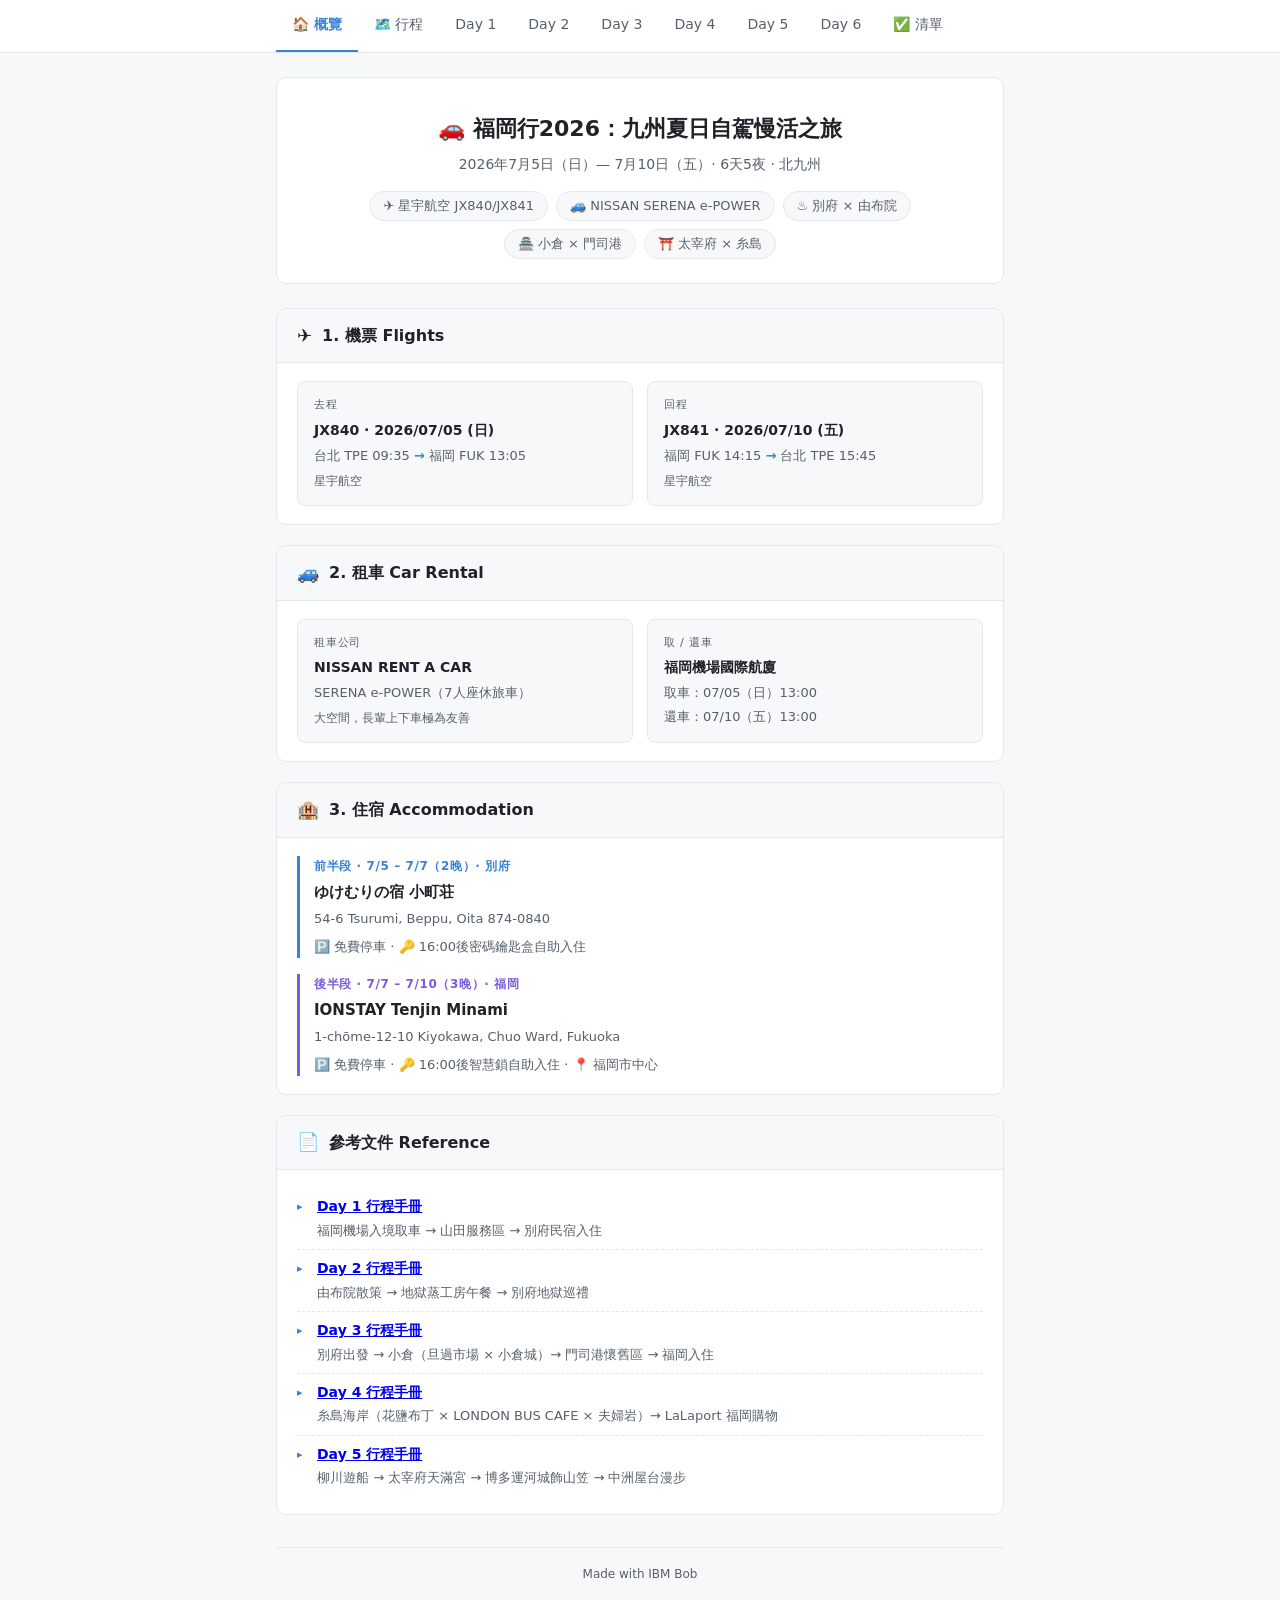
<file: index.html>
<!DOCTYPE html>
<html lang="zh-TW">
<head>
  <meta charset="UTF-8" />
  <meta name="viewport" content="width=device-width, initial-scale=1.0" />
  <title>福岡行2026：九州夏日自駕慢活之旅</title>
  <link rel="stylesheet" href="css/style.css" />
</head>
<body>

<nav class="site-nav">
  <div class="nav-inner">
    <a href="index.html" class="active">🏠 概覽</a>
    <a href="itinerary.html">🗺️ 行程</a>
    <a href="day1.html">Day 1</a>
    <a href="day2.html">Day 2</a>
    <a href="day3.html">Day 3</a>
    <a href="day4.html">Day 4</a>
    <a href="day5.html">Day 5</a>
    <a href="day6.html">Day 6</a>
    <a href="checklist.html">✅ 清單</a>
  </div>
</nav>

<div class="container">

  <!-- Hero -->
  <div class="hero">
    <h1>🚗 福岡行2026：九州夏日自駕慢活之旅</h1>
    <p class="subtitle">2026年7月5日（日）— 7月10日（五）· 6天5夜 · 北九州</p>
    <div class="badge-row">
      <span class="badge">✈️ 星宇航空 JX840/JX841</span>
      <span class="badge">🚙 NISSAN SERENA e-POWER</span>
      <span class="badge">♨️ 別府 × 由布院</span>
      <span class="badge">🏯 小倉 × 門司港</span>
      <span class="badge">⛩️ 太宰府 × 糸島</span>
    </div>
  </div>

  <!-- 機票 -->
  <div class="section-card">
    <div class="section-header"><span class="icon">✈️</span><h2>1. 機票 Flights</h2></div>
    <div class="section-body">
      <div class="info-grid">
        <div class="info-card">
          <div class="label">去程</div>
          <div class="value">JX840 · 2026/07/05 (日)</div>
          <div class="detail">台北 TPE 09:35 <span class="arrow">→</span> 福岡 FUK 13:05</div>
          <div class="meta">星宇航空</div>
        </div>
        <div class="info-card">
          <div class="label">回程</div>
          <div class="value">JX841 · 2026/07/10 (五)</div>
          <div class="detail">福岡 FUK 14:15 <span class="arrow">→</span> 台北 TPE 15:45</div>
          <div class="meta">星宇航空</div>
        </div>
      </div>
    </div>
  </div>

  <!-- 租車 -->
  <div class="section-card">
    <div class="section-header"><span class="icon">🚙</span><h2>2. 租車 Car Rental</h2></div>
    <div class="section-body">
      <div class="info-grid">
        <div class="info-card">
          <div class="label">租車公司</div>
          <div class="value">NISSAN RENT A CAR</div>
          <div class="detail">SERENA e-POWER（7人座休旅車）</div>
          <div class="meta">大空間，長輩上下車極為友善</div>
        </div>
        <div class="info-card">
          <div class="label">取 / 還車</div>
          <div class="value">福岡機場國際航廈</div>
          <div class="detail">取車：07/05（日）13:00</div>
          <div class="detail">還車：07/10（五）13:00</div>
        </div>
      </div>
    </div>
  </div>

  <!-- 住宿 -->
  <div class="section-card">
    <div class="section-header"><span class="icon">🏨</span><h2>3. 住宿 Accommodation</h2></div>
    <div class="section-body">
      <div class="accom-block">
        <div class="period">前半段 · 7/5 – 7/7（2晚）· 別府</div>
        <div class="name">ゆけむりの宿 小町荘</div>
        <div class="addr">54-6 Tsurumi, Beppu, Oita 874-0840</div>
        <div class="note">🅿️ 免費停車 · 🔑 16:00後密碼鑰匙盒自助入住</div>
      </div>
      <div class="accom-block second">
        <div class="period">後半段 · 7/7 – 7/10（3晚）· 福岡</div>
        <div class="name">IONSTAY Tenjin Minami</div>
        <div class="addr">1-chōme-12-10 Kiyokawa, Chuo Ward, Fukuoka</div>
        <div class="note">🅿️ 免費停車 · 🔑 16:00後智慧鎖自助入住 · 📍 福岡市中心</div>
      </div>
    </div>
  </div>

  <!-- 參考文件 -->
  <div class="section-card">
    <div class="section-header"><span class="icon">📄</span><h2>參考文件 Reference</h2></div>
    <div class="section-body">
      <ul class="spot-list">
        <li>
          <span class="spot-name"><a href="md/day1.md">Day 1 行程手冊</a></span>
          <span class="spot-note">福岡機場入境取車 → 山田服務區 → 別府民宿入住</span>
        </li>
        <li>
          <span class="spot-name"><a href="md/day2.md">Day 2 行程手冊</a></span>
          <span class="spot-note">由布院散策 → 地獄蒸工房午餐 → 別府地獄巡禮</span>
        </li>
        <li>
          <span class="spot-name"><a href="md/day3.md">Day 3 行程手冊</a></span>
          <span class="spot-note">別府出發 → 小倉（旦過市場 × 小倉城）→ 門司港懷舊區 → 福岡入住</span>
        </li>
        <li>
          <span class="spot-name"><a href="md/day4.md">Day 4 行程手冊</a></span>
          <span class="spot-note">糸島海岸（花鹽布丁 × LONDON BUS CAFE × 夫婦岩）→ LaLaport 福岡購物</span>
        </li>
        <li>
          <span class="spot-name"><a href="md/day5.md">Day 5 行程手冊</a></span>
          <span class="spot-note">柳川遊船 → 太宰府天滿宮 → 博多運河城飾山笠 → 中洲屋台漫步</span>
        </li>        
      </ul>
    </div>
  </div>

  <footer>Made with IBM Bob</footer>
</div>
</body>
</html>
</file>
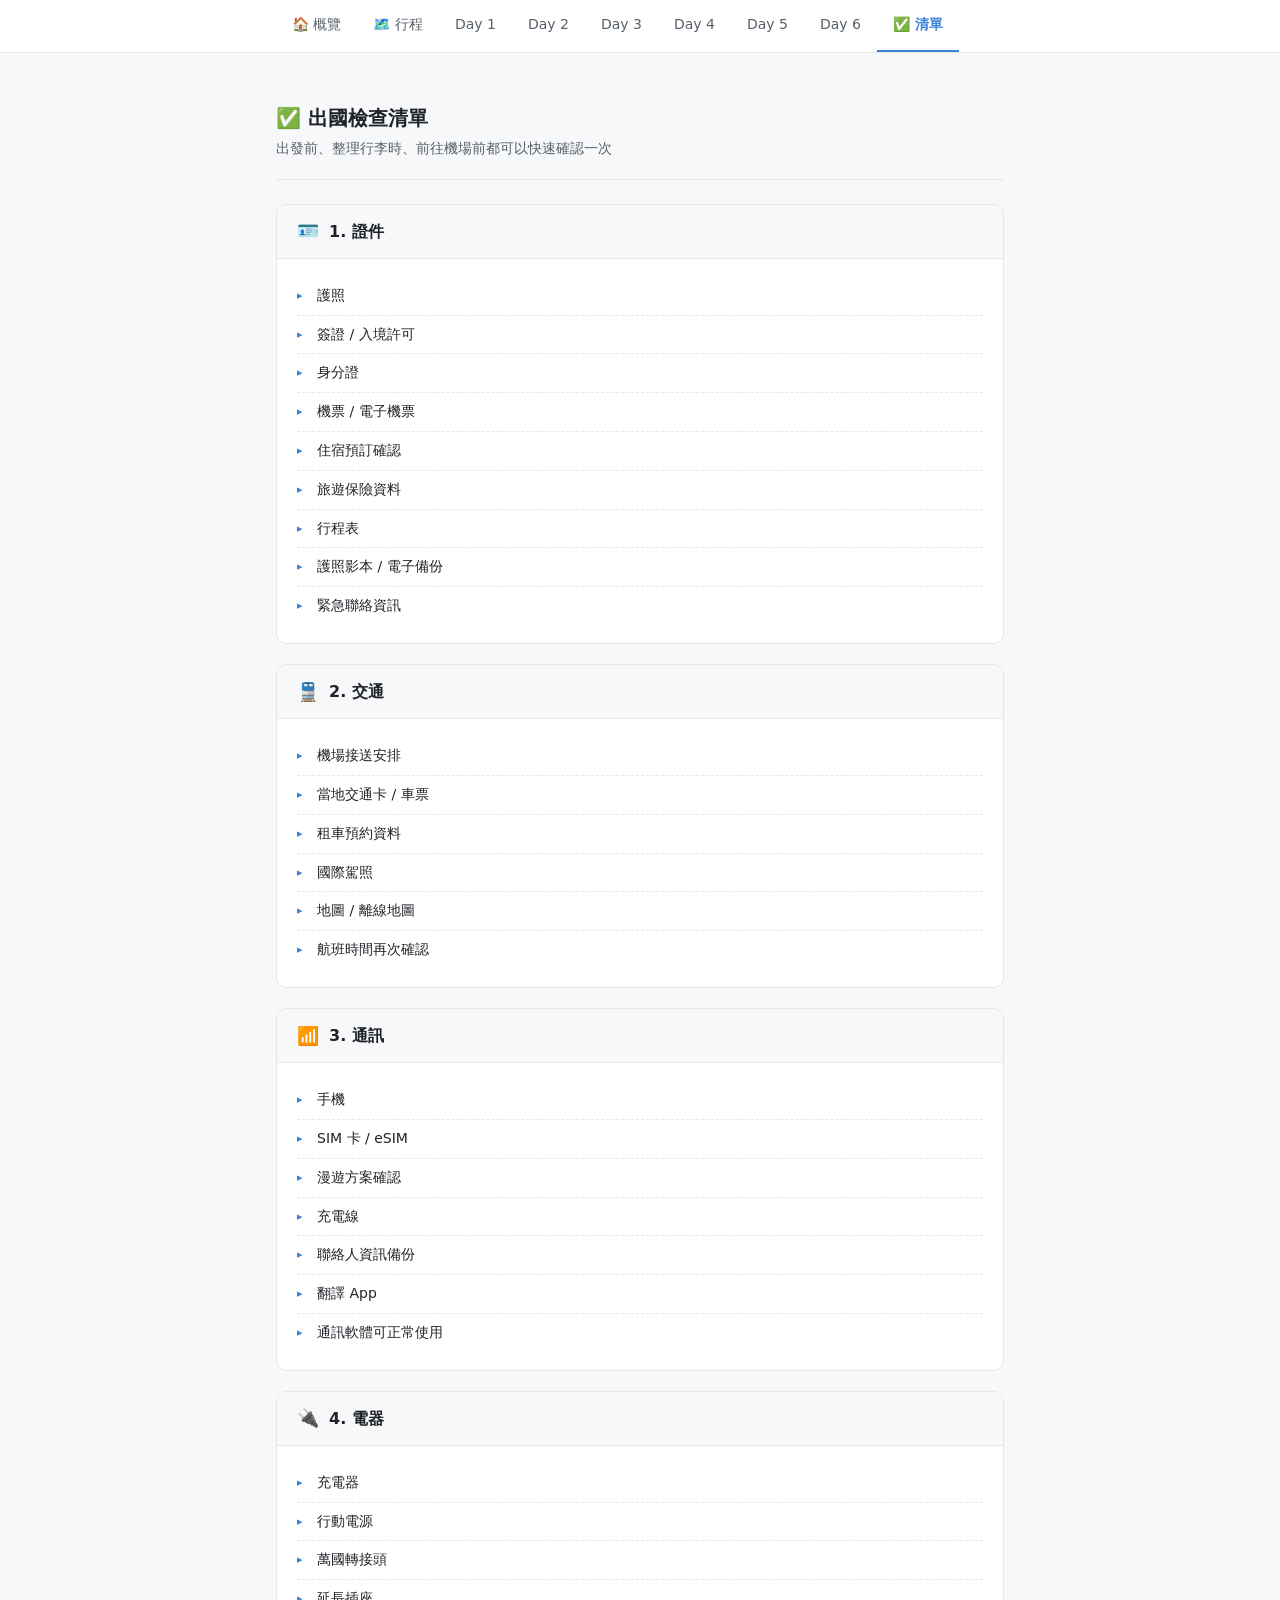
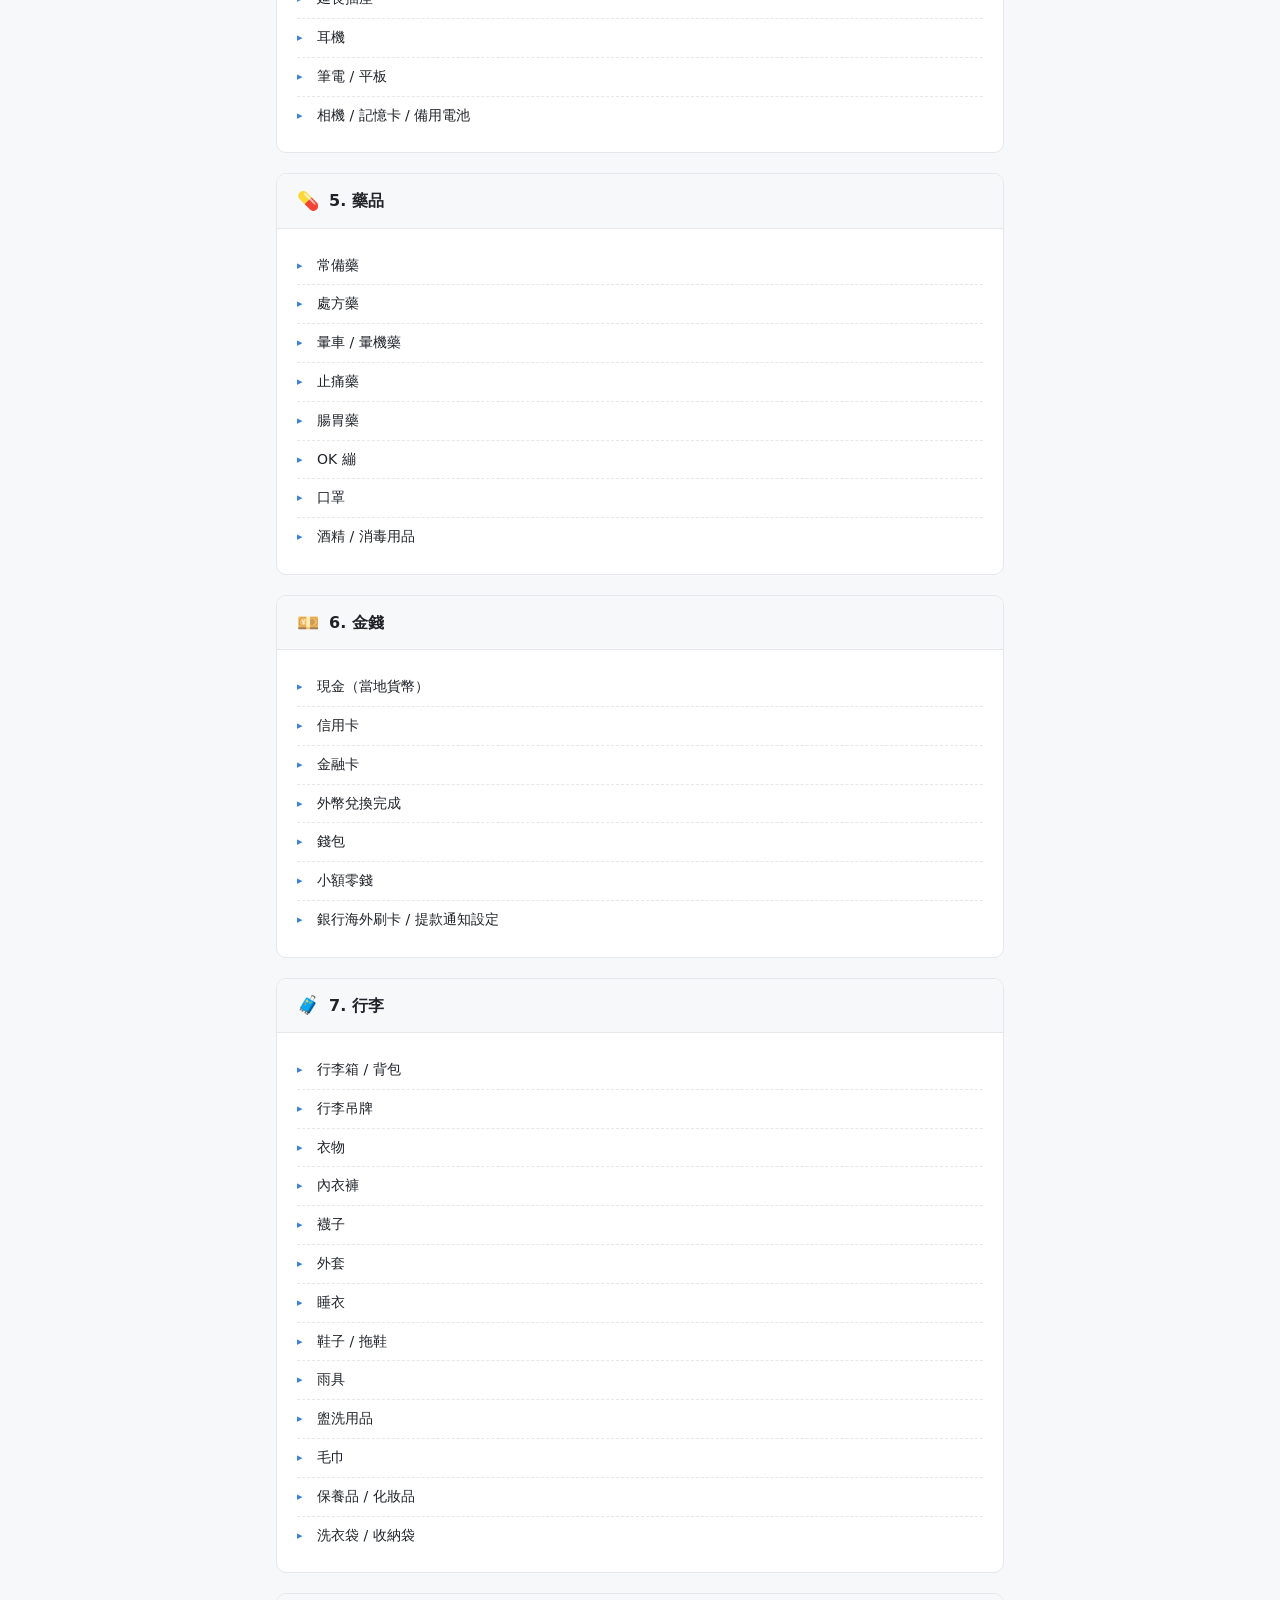
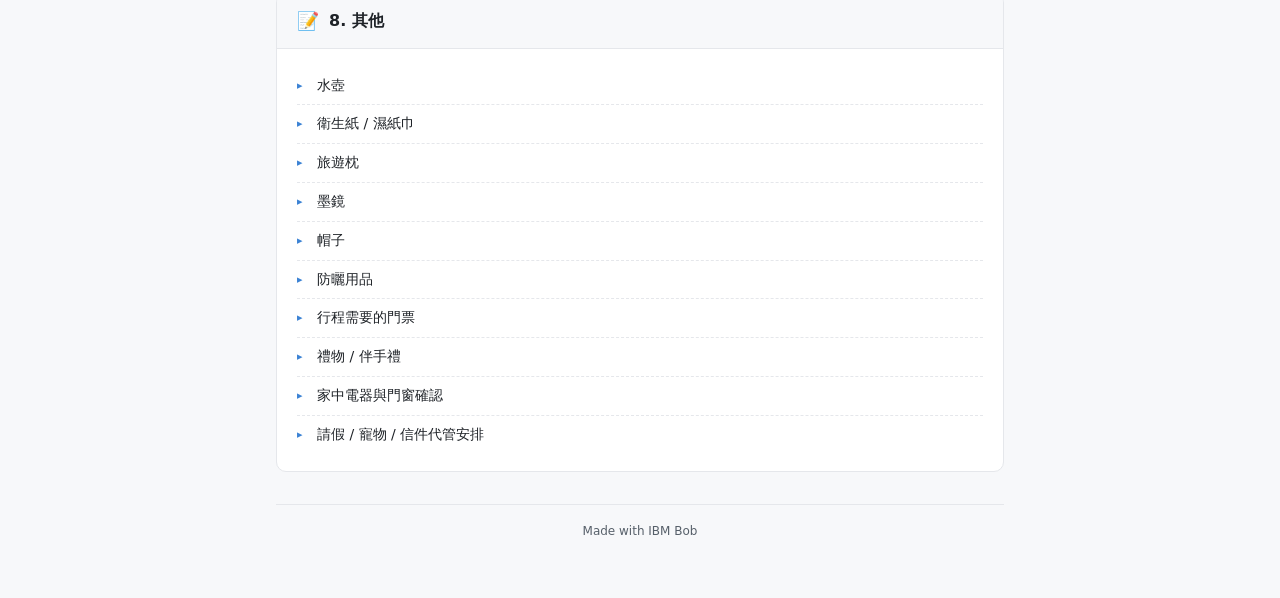
<file: checklist.html>
<!DOCTYPE html>
<html lang="zh-TW">
<head>
  <meta charset="UTF-8" />
  <meta name="viewport" content="width=device-width, initial-scale=1.0" />
  <title>出國檢查清單</title>
  <link rel="stylesheet" href="css/style.css" />
</head>
<body>

<nav class="site-nav">
  <div class="nav-inner">
    <a href="index.html">🏠 概覽</a>
    <a href="itinerary.html">🗺️ 行程</a>
    <a href="day1.html">Day 1</a>
    <a href="day2.html">Day 2</a>
    <a href="day3.html">Day 3</a>
    <a href="day4.html">Day 4</a>
    <a href="day5.html">Day 5</a>
    <a href="day6.html">Day 6</a>
    <a href="checklist.html" class="active">✅ 清單</a>
  </div>
</nav>

<div class="container">
  <div class="page-header">
    <h1>✅ 出國檢查清單</h1>
    <p class="page-subtitle">出發前、整理行李時、前往機場前都可以快速確認一次</p>
  </div>

  <div class="section-card">
    <div class="section-header"><span class="icon">🪪</span><h2>1. 證件</h2></div>
    <div class="section-body">
      <ul class="spot-list">
        <li>護照</li>
        <li>簽證 / 入境許可</li>
        <li>身分證</li>
        <li>機票 / 電子機票</li>
        <li>住宿預訂確認</li>
        <li>旅遊保險資料</li>
        <li>行程表</li>
        <li>護照影本 / 電子備份</li>
        <li>緊急聯絡資訊</li>
      </ul>
    </div>
  </div>

  <div class="section-card">
    <div class="section-header"><span class="icon">🚆</span><h2>2. 交通</h2></div>
    <div class="section-body">
      <ul class="spot-list">
        <li>機場接送安排</li>
        <li>當地交通卡 / 車票</li>
        <li>租車預約資料</li>
        <li>國際駕照</li>
        <li>地圖 / 離線地圖</li>
        <li>航班時間再次確認</li>
      </ul>
    </div>
  </div>

  <div class="section-card">
    <div class="section-header"><span class="icon">📶</span><h2>3. 通訊</h2></div>
    <div class="section-body">
      <ul class="spot-list">
        <li>手機</li>
        <li>SIM 卡 / eSIM</li>
        <li>漫遊方案確認</li>
        <li>充電線</li>
        <li>聯絡人資訊備份</li>
        <li>翻譯 App</li>
        <li>通訊軟體可正常使用</li>
      </ul>
    </div>
  </div>

  <div class="section-card">
    <div class="section-header"><span class="icon">🔌</span><h2>4. 電器</h2></div>
    <div class="section-body">
      <ul class="spot-list">
        <li>充電器</li>
        <li>行動電源</li>
        <li>萬國轉接頭</li>
        <li>延長插座</li>
        <li>耳機</li>
        <li>筆電 / 平板</li>
        <li>相機 / 記憶卡 / 備用電池</li>
      </ul>
    </div>
  </div>

  <div class="section-card">
    <div class="section-header"><span class="icon">💊</span><h2>5. 藥品</h2></div>
    <div class="section-body">
      <ul class="spot-list">
        <li>常備藥</li>
        <li>處方藥</li>
        <li>暈車 / 暈機藥</li>
        <li>止痛藥</li>
        <li>腸胃藥</li>
        <li>OK 繃</li>
        <li>口罩</li>
        <li>酒精 / 消毒用品</li>
      </ul>
    </div>
  </div>

  <div class="section-card">
    <div class="section-header"><span class="icon">💴</span><h2>6. 金錢</h2></div>
    <div class="section-body">
      <ul class="spot-list">
        <li>現金（當地貨幣）</li>
        <li>信用卡</li>
        <li>金融卡</li>
        <li>外幣兌換完成</li>
        <li>錢包</li>
        <li>小額零錢</li>
        <li>銀行海外刷卡 / 提款通知設定</li>
      </ul>
    </div>
  </div>

  <div class="section-card">
    <div class="section-header"><span class="icon">🧳</span><h2>7. 行李</h2></div>
    <div class="section-body">
      <ul class="spot-list">
        <li>行李箱 / 背包</li>
        <li>行李吊牌</li>
        <li>衣物</li>
        <li>內衣褲</li>
        <li>襪子</li>
        <li>外套</li>
        <li>睡衣</li>
        <li>鞋子 / 拖鞋</li>
        <li>雨具</li>
        <li>盥洗用品</li>
        <li>毛巾</li>
        <li>保養品 / 化妝品</li>
        <li>洗衣袋 / 收納袋</li>
      </ul>
    </div>
  </div>

  <div class="section-card">
    <div class="section-header"><span class="icon">📝</span><h2>8. 其他</h2></div>
    <div class="section-body">
      <ul class="spot-list">
        <li>水壺</li>
        <li>衛生紙 / 濕紙巾</li>
        <li>旅遊枕</li>
        <li>墨鏡</li>
        <li>帽子</li>
        <li>防曬用品</li>
        <li>行程需要的門票</li>
        <li>禮物 / 伴手禮</li>
        <li>家中電器與門窗確認</li>
        <li>請假 / 寵物 / 信件代管安排</li>
      </ul>
    </div>
  </div>

  <footer>Made with IBM Bob</footer>
</div>
</body>
</html>
</file>
<file: css/style.css>
/* ── Reset & Base ── */
*, *::before, *::after { box-sizing: border-box; margin: 0; padding: 0; }

body {
  font-family: -apple-system, "Segoe UI", system-ui, sans-serif;
  font-size: 15px;
  line-height: 1.7;
  color: #1f2328;
  background: #f7f8fa;
  padding: 0 0 56px;
}

.container {
  max-width: 760px;
  margin: 0 auto;
  padding: 24px 16px 0;
}

/* ── Nav ── */
.site-nav {
  background: #fff;
  border-bottom: 1px solid #e5e7eb;
  position: sticky;
  top: 0;
  z-index: 100;
}
.site-nav .nav-inner {
  max-width: 760px;
  margin: 0 auto;
  padding: 0 16px;
  display: flex;
  align-items: center;
  gap: 0;
  overflow-x: auto;
  scrollbar-width: none;
}
.site-nav .nav-inner::-webkit-scrollbar { display: none; }
.site-nav a {
  display: inline-flex;
  align-items: center;
  gap: 6px;
  padding: 13px 16px;
  font-size: 14px;
  font-weight: 500;
  color: #57606a;
  text-decoration: none;
  border-bottom: 2px solid transparent;
  white-space: nowrap;
  transition: color 0.15s, border-color 0.15s;
}
.site-nav a:hover { color: #1f2328; }
.site-nav a.active {
  color: #3b82d4;
  border-bottom-color: #3b82d4;
  font-weight: 700;
}

/* ── Page Header ── */
.page-header {
  padding: 24px 0 18px;
  border-bottom: 1px solid #e5e7eb;
  margin-bottom: 24px;
}
.page-header h1 {
  font-size: 20px;
  font-weight: 700;
  color: #1f2328;
  margin-bottom: 2px;
}
.page-header .page-subtitle { font-size: 14px; color: #57606a; }

/* ── Hero ── */
.hero {
  background: #fff;
  border: 1px solid #e5e7eb;
  border-radius: 10px;
  padding: 32px 28px 24px;
  margin-bottom: 24px;
  text-align: center;
}
.hero h1 {
  font-size: 22px;
  font-weight: 700;
  color: #1f2328;
  margin-bottom: 6px;
}
.hero .subtitle {
  color: #57606a;
  font-size: 14px;
  margin-bottom: 14px;
}
.badge-row {
  display: flex;
  flex-wrap: wrap;
  justify-content: center;
  gap: 8px;
}
.badge {
  background: #f7f8fa;
  border: 1px solid #e5e7eb;
  border-radius: 20px;
  padding: 3px 13px;
  font-size: 13px;
  color: #57606a;
}

/* ── Section Card ── */
.section-card {
  background: #fff;
  border: 1px solid #e5e7eb;
  border-radius: 10px;
  margin-bottom: 20px;
  overflow: hidden;
}
.section-header {
  display: flex;
  align-items: center;
  gap: 10px;
  padding: 13px 20px;
  background: #f7f8fa;
  border-bottom: 1px solid #e5e7eb;
}
.section-header .icon { font-size: 18px; line-height: 1; }
.section-header h2 { font-size: 16px; font-weight: 700; color: #1f2328; }
.section-body { padding: 18px 20px; }

/* ── Info Grid ── */
.info-grid {
  display: grid;
  grid-template-columns: 1fr 1fr;
  gap: 14px;
}
@media (max-width: 520px) { .info-grid { grid-template-columns: 1fr; } }

.info-card {
  background: #f7f8fa;
  border: 1px solid #e5e7eb;
  border-radius: 8px;
  padding: 14px 16px;
}
.info-card .label {
  font-size: 11px;
  text-transform: uppercase;
  letter-spacing: 0.8px;
  color: #57606a;
  margin-bottom: 4px;
}
.info-card .value { font-size: 14px; font-weight: 600; color: #1f2328; }
.info-card .detail { font-size: 13px; color: #57606a; margin-top: 2px; }
.info-card .meta { font-size: 12px; color: #57606a; margin-top: 4px; }
.arrow { color: #3b82d4; font-weight: 700; }

/* ── Accommodation ── */
.accom-block {
  border-left: 3px solid #3b82d4;
  padding-left: 14px;
  margin-bottom: 16px;
}
.accom-block:last-child { margin-bottom: 0; }
.accom-block .period {
  font-size: 12px;
  font-weight: 700;
  color: #3b82d4;
  text-transform: uppercase;
  letter-spacing: 0.6px;
  margin-bottom: 4px;
}
.accom-block.second { border-left-color: #7c5cd8; }
.accom-block.second .period { color: #7c5cd8; }
.accom-block .name { font-size: 15px; font-weight: 700; color: #1f2328; }
.accom-block .addr { font-size: 13px; color: #57606a; margin-top: 2px; }
.accom-block .note { font-size: 13px; color: #57606a; margin-top: 6px; }

/* ── Summary Box ── */
.summary-box {
  background: #f0f6ff;
  border: 1px solid #c5d9f8;
  border-radius: 8px;
  padding: 14px 16px;
  font-size: 14px;
  color: #1f2328;
  line-height: 1.8;
  margin-bottom: 20px;
}
.summary-box strong { color: #3b82d4; }
.principle-list {
  display: flex;
  flex-wrap: wrap;
  gap: 8px;
  margin-top: 10px;
}
.principle-tag {
  background: #eef2ff;
  border: 1px solid #c7d2fe;
  border-radius: 6px;
  font-size: 13px;
  padding: 4px 12px;
  color: #3730a3;
  font-weight: 600;
}

/* ── Itinerary Overview Grid ── */
.itinerary-grid {
  display: grid;
  grid-template-columns: 1fr 1fr;
  gap: 14px;
}
@media (max-width: 520px) { .itinerary-grid { grid-template-columns: 1fr; } }

.itinerary-overview-card {
  background: #fff;
  border: 1px solid #e5e7eb;
  border-radius: 10px;
  overflow: hidden;
  text-decoration: none;
  display: block;
  transition: border-color 0.15s;
}
.itinerary-overview-card:hover { border-color: #3b82d4; }
.itinerary-overview-card .ioc-header {
  display: flex;
  align-items: center;
  gap: 10px;
  padding: 11px 16px;
  background: #f7f8fa;
  border-bottom: 1px solid #e5e7eb;
}
.itinerary-overview-card .ioc-badge {
  background: #3b82d4;
  color: #fff;
  font-size: 11px;
  font-weight: 700;
  padding: 2px 9px;
  border-radius: 10px;
  white-space: nowrap;
  flex-shrink: 0;
}
.itinerary-overview-card .ioc-title {
  font-size: 13px;
  font-weight: 600;
  color: #1f2328;
  line-height: 1.4;
}
.itinerary-overview-card .ioc-body {
  padding: 10px 16px 12px;
}
.itinerary-overview-card .ioc-spots {
  font-size: 12px;
  color: #57606a;
  list-style: none;
  padding: 0;
  line-height: 1.8;
}
.itinerary-overview-card .ioc-spots li::before {
  content: '· ';
  color: #3b82d4;
}
.itinerary-overview-card .ioc-link {
  display: inline-block;
  margin-top: 8px;
  font-size: 12px;
  color: #3b82d4;
  font-weight: 600;
}

/* ── Day Page ── */
.day-nav {
  display: flex;
  align-items: center;
  justify-content: space-between;
  gap: 8px;
  margin-bottom: 24px;
  flex-wrap: wrap;
}
.day-nav-btn {
  display: inline-flex;
  align-items: center;
  gap: 6px;
  padding: 7px 14px;
  background: #fff;
  border: 1px solid #e5e7eb;
  border-radius: 8px;
  font-size: 13px;
  font-weight: 600;
  color: #1f2328;
  text-decoration: none;
  cursor: pointer;
}
.day-nav-btn:hover { border-color: #3b82d4; color: #3b82d4; }
.day-nav-btn.disabled { opacity: 0.35; pointer-events: none; }
.day-nav-center {
  font-size: 13px;
  color: #57606a;
  text-align: center;
  flex: 1;
}

/* ── Day Detail Card ── */
.day-card {
  background: #fff;
  border: 1px solid #e5e7eb;
  border-radius: 10px;
  margin-bottom: 14px;
  overflow: hidden;
}
.day-header {
  display: flex;
  align-items: center;
  gap: 12px;
  padding: 12px 18px;
  background: #f7f8fa;
  border-bottom: 1px solid #e5e7eb;
}
.day-badge {
  background: #3b82d4;
  color: #fff;
  font-size: 12px;
  font-weight: 700;
  padding: 3px 10px;
  border-radius: 12px;
  white-space: nowrap;
  flex-shrink: 0;
}
.day-title { font-size: 15px; font-weight: 700; color: #1f2328; flex: 1; }
.day-body { padding: 16px 18px; }

/* ── Block Label ── */
.block-label {
  font-size: 11px;
  font-weight: 700;
  text-transform: uppercase;
  letter-spacing: 0.8px;
  color: #57606a;
  margin-bottom: 8px;
  margin-top: 14px;
  display: flex;
  align-items: center;
  gap: 6px;
}
.block-label:first-child { margin-top: 0; }
.block-label::after { content: ''; flex: 1; height: 1px; background: #e5e7eb; }
.block-content {
  font-size: 14px;
  margin-bottom: 8px;
  padding: 0 2px;
}



/* ── Spot List ── */
ul.spot-list { list-style: none; padding: 0; }
ul.spot-list li {
  padding: 7px 0 7px 20px;
  position: relative;
  font-size: 14px;
  color: #1f2328;
  border-bottom: 1px dashed #e5e7eb;
}
ul.spot-list li:last-child { border-bottom: none; }
ul.spot-list li::before {
  content: '▸';
  position: absolute;
  left: 0;
  color: #3b82d4;
  font-size: 11px;
  top: 10px;
}
ul.spot-list li .spot-name { font-weight: 600; }
ul.spot-list li .spot-note {
  color: #57606a;
  font-size: 13px;
  display: block;
  margin-top: 1px;
}

/* ── Food Tags ── */
.food-section-label { font-size: 12px; font-weight: 600; color: #57606a; margin: 10px 0 4px; text-transform: uppercase; letter-spacing: 0.04em; }
.food-row { display: flex; flex-wrap: wrap; gap: 6px; margin-top: 4px; margin-bottom: 6px; }
.food-tag {
  background: #fef9ec;
  border: 1px solid #f0d888;
  border-radius: 6px;
  font-size: 13px;
  padding: 3px 10px;
  color: #7c5c00;
}

/* ── Footer ── */
footer {
  text-align: center;
  font-size: 12px;
  color: #57606a;
  border-top: 1px solid #e5e7eb;
  padding-top: 16px;
  margin-top: 32px;
  font-weight: 300;
}
</file>
